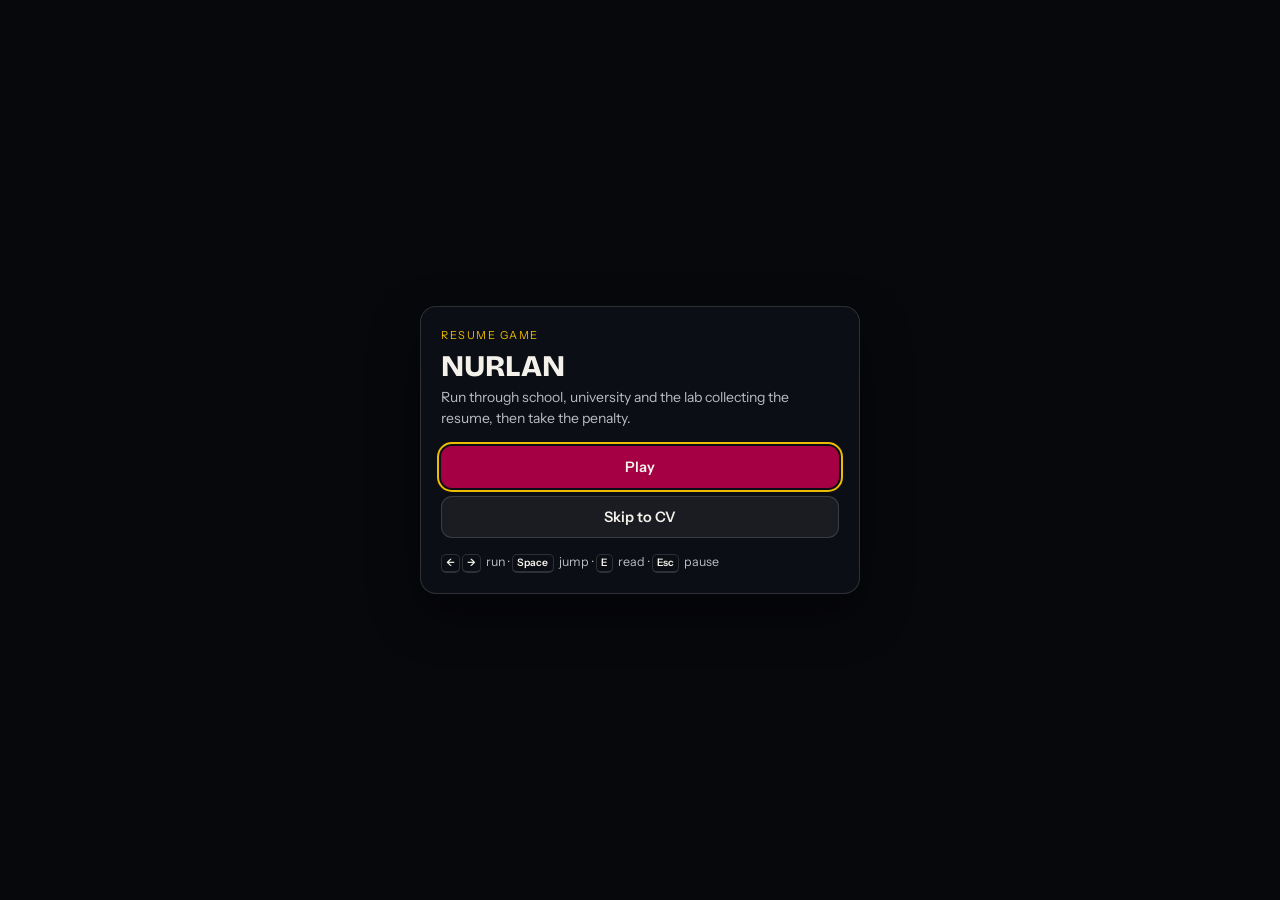
<file: game/index.html>
<!doctype html>
<html lang="en">
<head>
  <meta charset="utf-8">
  <meta name="viewport" content="width=device-width, initial-scale=1, viewport-fit=cover">
  <title>Resume game | Nurlan Aslanzade</title>
  <meta name="description" content="NURLAN runs through four worlds collecting resume items and ends with a penalty.">
  <link rel="icon" href="../assets/images/favicon.svg" type="image/svg+xml">
  <link rel="preconnect" href="https://fonts.googleapis.com">
  <link rel="preconnect" href="https://fonts.gstatic.com" crossorigin>
  <link rel="stylesheet" href="https://fonts.googleapis.com/css2?family=Bricolage+Grotesque:opsz,wght@12..96,500..800&family=Instrument+Sans:ital,wght@0,400..700;1,400&display=swap">
  <link rel="stylesheet" href="./game.css">
</head>
<!-- Embedded in resume-game.html (iframe) and also playable on its own. The stage fills
     the window; keyboard keys are captured only while it has focus. -->
<body class="embed">
  <section id="stage" class="stage" tabindex="0" aria-label="Resume game. Click or press Enter to focus, then use the arrow keys and Space. Escape pauses.">
    <div id="game-wrap" class="game-wrap"></div>
    <div id="hud-root" class="hud-root"></div>
    <div id="touch" class="touch" aria-hidden="true"></div>
  </section>

  <noscript><p class="noscript">The game needs JavaScript. The <a href="../resume-game.html" target="_top">conventional CV</a> works without it.</p></noscript>

  <script src="./lib/phaser.min.js"></script>
  <script type="module" src="./src/main.js"></script>
</body>
</html>
</file>
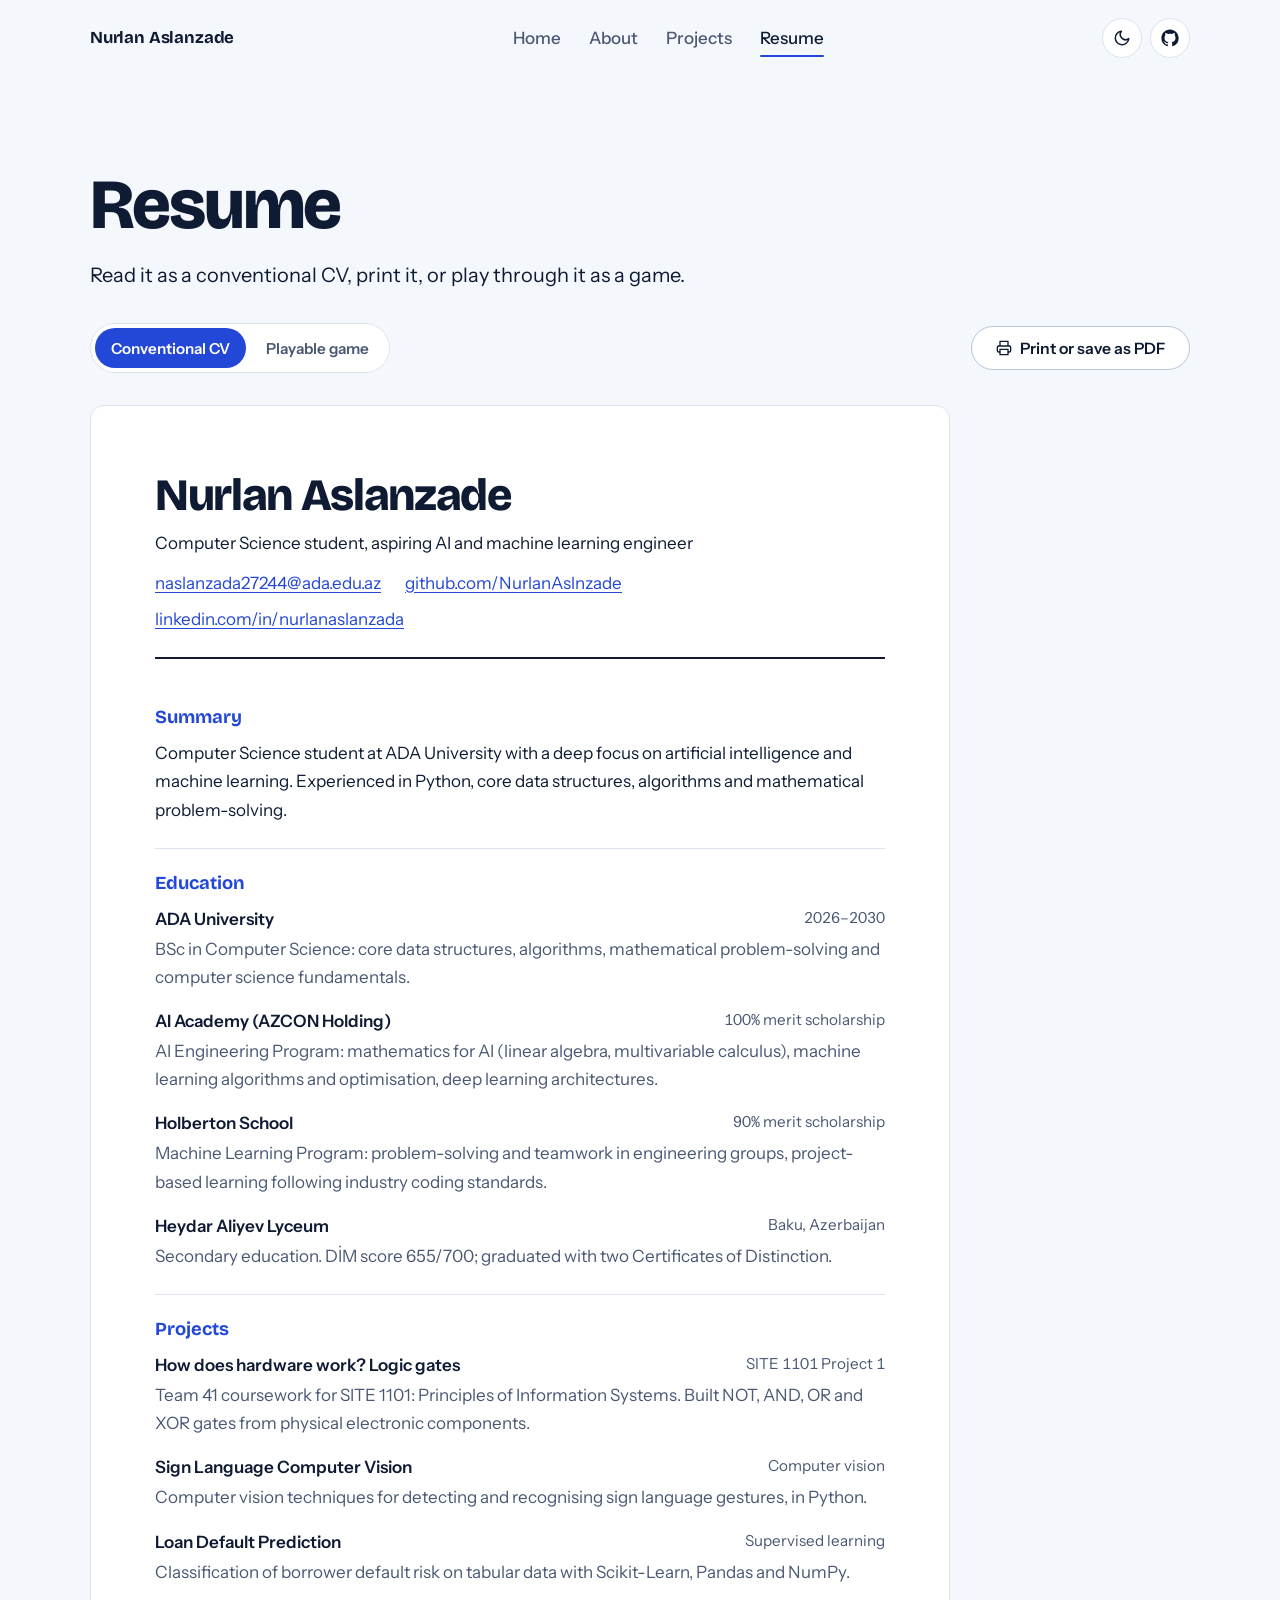
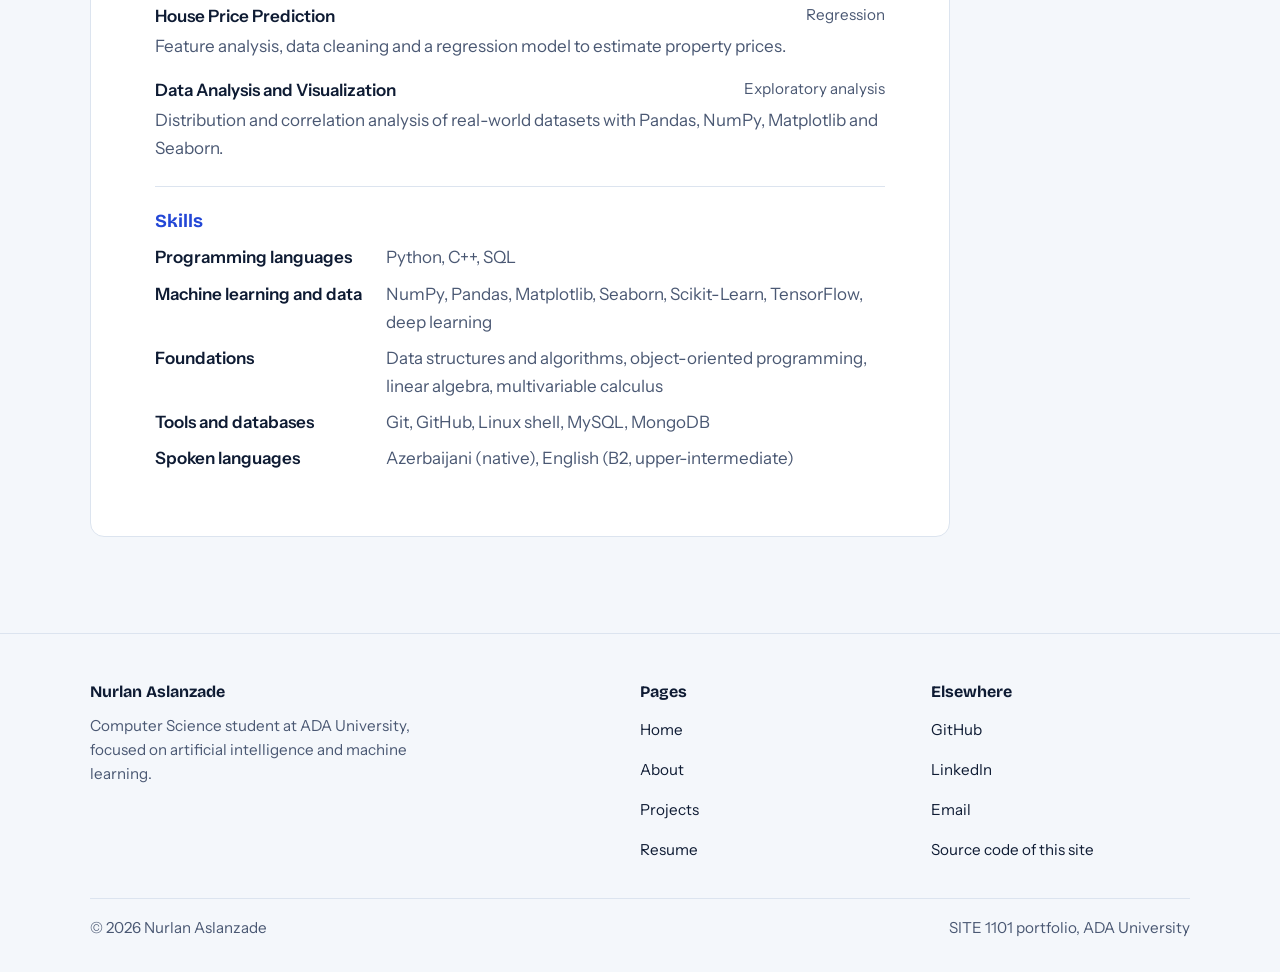
<file: resume-game.html>
<!DOCTYPE html>
<html lang="en">
<head>
  <meta charset="UTF-8">
  <meta name="viewport" content="width=device-width, initial-scale=1.0">
  <meta name="description" content="Resume of Nurlan Aslanzade: a conventional printable CV and a playable resume game.">
  <title>Resume | Nurlan Aslanzade</title>

  <!-- Theme before first paint (no flash), JS flag, page-transition flag -->
  <script>(function(){var r=document.documentElement,s=null;try{s=localStorage.getItem("portfolio_theme_preference")}catch(e){}r.setAttribute("data-theme",s==="dark"?"dark":"light");r.classList.add("js");try{if(sessionStorage.getItem("contour-hero-seen"))r.classList.add("hero-seen")}catch(e){}addEventListener("pagereveal",function(e){var t=e.viewTransition;r.dataset.vt=t?"on":"off";if(t)t.ready.catch(function(){r.dataset.vt="skipped"})})})();</script>
  <!-- Page-transition opt-in must be inline: external CSS can arrive too late on uncached loads -->
  <style>@media (prefers-reduced-motion: no-preference) { @view-transition { navigation: auto; } }</style>
  <link rel="icon" href="./assets/images/favicon.svg" type="image/svg+xml">

  <!-- Fonts: Bricolage Grotesque (headings), Instrument Sans (body) -->
  <link rel="preconnect" href="https://fonts.googleapis.com">
  <link rel="preconnect" href="https://fonts.gstatic.com" crossorigin>
  <link href="https://fonts.googleapis.com/css2?family=Bricolage+Grotesque:opsz,wght@12..96,500..800&family=Instrument+Sans:ital,wght@0,400..700;1,400&display=swap" rel="stylesheet">

  <!-- Core Stylesheets -->
  <link rel="stylesheet" href="./assets/css/variables.css">
  <link rel="stylesheet" href="./assets/css/reset.css">
  <link rel="stylesheet" href="./assets/css/global.css">
  <link rel="stylesheet" href="./assets/css/components.css">
  <link rel="stylesheet" href="./assets/css/responsive.css">
  <link rel="stylesheet" href="./assets/css/motion.css">
  <link rel="stylesheet" href="./assets/css/pages/resume.css">
  <link rel="stylesheet" href="./assets/css/print.css" media="print">

  <script src="./assets/js/core/contour.js" defer></script>
</head>
<body>
  <a href="#main-content" class="skip-link">Skip to main content</a>

  <!-- Global Header -->
  <header class="site-header">
    <div class="wrap">
      <a class="brand" href="./index.html">Nurlan Aslanzade</a>
      <nav id="site-nav" class="site-nav" aria-label="Main">
        <ul class="nav-list">
          <li><a href="./index.html" class="nav-link">Home</a></li>
          <li><a href="./about.html" class="nav-link">About</a></li>
          <li><a href="./projects.html" class="nav-link">Projects</a></li>
          <li><a href="./resume-game.html" class="nav-link" aria-current="page">Resume</a></li>
        </ul>
      </nav>
      <div class="tools">
        <button id="theme-toggle" class="icon-btn" type="button" aria-label="Switch to dark theme"><svg viewBox="0 0 24 24" fill="none" stroke="currentColor" stroke-width="2" stroke-linecap="round" stroke-linejoin="round" aria-hidden="true"><path d="M21 12.8A9 9 0 1 1 11.2 3a7 7 0 0 0 9.8 9.8z"/></svg></button>
        <a class="icon-btn" href="https://github.com/NurlanAslnzade/personal-portfolio" target="_blank" rel="noopener noreferrer" aria-label="Source code on GitHub (opens in a new tab)"><svg viewBox="0 0 24 24" fill="currentColor" aria-hidden="true"><path d="M12 .5C5.65.5.5 5.65.5 12a11.5 11.5 0 0 0 7.86 10.92c.58.1.79-.25.79-.56v-2c-3.2.7-3.87-1.37-3.87-1.37-.52-1.33-1.28-1.68-1.28-1.68-1.04-.71.08-.7.08-.7 1.15.08 1.76 1.18 1.76 1.18 1.03 1.76 2.69 1.25 3.35.96.1-.75.4-1.25.73-1.54-2.55-.29-5.24-1.28-5.24-5.68 0-1.25.45-2.28 1.18-3.08-.12-.29-.51-1.46.11-3.04 0 0 .97-.31 3.17 1.18a11 11 0 0 1 5.77 0c2.2-1.49 3.17-1.18 3.17-1.18.63 1.58.23 2.75.11 3.04.74.8 1.18 1.83 1.18 3.08 0 4.41-2.69 5.38-5.25 5.67.41.36.78 1.06.78 2.14v3.17c0 .31.21.67.8.56A11.5 11.5 0 0 0 23.5 12C23.5 5.65 18.35.5 12 .5Z"/></svg></a>
        <button id="nav-toggle" class="icon-btn menu-btn" type="button" aria-expanded="false" aria-controls="site-nav" aria-label="Open menu">
          <svg viewBox="0 0 24 24" fill="none" stroke="currentColor" stroke-width="2" stroke-linecap="round" aria-hidden="true"><path class="m1" d="M4 7h16"/><path class="m2" d="M4 12h16"/><path class="m3" d="M4 17h16"/></svg>
        </button>
      </div>
    </div>
  </header>

  <!-- Main Content -->
  <main id="main-content" class="contour-main">
    <section class="page-head" aria-labelledby="cv-title">
      <div class="wrap">
        <h1 id="cv-title">Resume</h1>
        <p class="intro">Read it as a conventional CV, print it, or play through it as a game.</p>
      </div>
    </section>

    <div class="wrap resume-body">
      <div class="mode-bar">
        <div class="segmented" role="group" aria-label="Resume view">
          <button type="button" class="mode-toggle-btn" data-mode="conventional" aria-pressed="true" aria-controls="conventional-resume">Conventional CV</button>
          <button type="button" class="mode-toggle-btn" data-mode="neural-path" aria-pressed="false" aria-controls="neural-path-foundation" id="game">Playable game</button>
        </div>
        <button class="btn btn-quiet" type="button" id="print-resume-btn">
          <svg viewBox="0 0 24 24" fill="none" stroke="currentColor" stroke-width="2" stroke-linecap="round" stroke-linejoin="round" aria-hidden="true"><path d="M6 9V2h12v7M6 18H4a2 2 0 0 1-2-2v-5a2 2 0 0 1 2-2h16a2 2 0 0 1 2 2v5a2 2 0 0 1-2 2h-2M6 14h12v8H6z"/></svg>
          Print or save as PDF
        </button>
      </div>

      <article class="cv" id="conventional-resume" aria-labelledby="cv-name">
        <header>
          <h2 id="cv-name">Nurlan Aslanzade</h2>
          <p>Computer Science student, aspiring AI and machine learning engineer</p>
          <div class="links">
            <a href="mailto:naslanzada27244@ada.edu.az">naslanzada27244@ada.edu.az</a>
            <a href="https://github.com/NurlanAslnzade" target="_blank" rel="noopener noreferrer">github.com/NurlanAslnzade<span class="visually-hidden"> (opens in a new tab)</span></a>
            <a href="https://linkedin.com/in/nurlanaslanzada/" target="_blank" rel="noopener noreferrer">linkedin.com/in/nurlanaslanzada<span class="visually-hidden"> (opens in a new tab)</span></a>
          </div>
        </header>
        <section aria-labelledby="cv-sum">
          <h3 id="cv-sum">Summary</h3>
          <p class="summary">Computer Science student at ADA University with a deep focus on artificial intelligence and machine learning. Experienced in Python, core data structures, algorithms and mathematical problem-solving.</p>
        </section>
        <section aria-labelledby="cv-edu">
          <h3 id="cv-edu">Education</h3>
          <div class="entry"><b>ADA University</b><span class="when">2026–2030</span><p>BSc in Computer Science: core data structures, algorithms, mathematical problem-solving and computer science fundamentals.</p></div>
          <div class="entry"><b>AI Academy (AZCON Holding)</b><span class="when">100% merit scholarship</span><p>AI Engineering Program: mathematics for AI (linear algebra, multivariable calculus), machine learning algorithms and optimisation, deep learning architectures.</p></div>
          <div class="entry"><b>Holberton School</b><span class="when">90% merit scholarship</span><p>Machine Learning Program: problem-solving and teamwork in engineering groups, project-based learning following industry coding standards.</p></div>
          <div class="entry"><b>Heydar Aliyev Lyceum</b><span class="when">Baku, Azerbaijan</span><p>Secondary education. DİM score 655/700; graduated with two Certificates of Distinction.</p></div>
        </section>
        <section aria-labelledby="cv-proj">
          <h3 id="cv-proj">Projects</h3>
          <div class="entry"><b>How does hardware work? Logic gates</b><span class="when">SITE 1101 Project 1</span><p>Team 41 coursework for SITE 1101: Principles of Information Systems. Built NOT, AND, OR and XOR gates from physical electronic components.</p></div>
          <div class="entry"><b>Sign Language Computer Vision</b><span class="when">Computer vision</span><p>Computer vision techniques for detecting and recognising sign language gestures, in Python.</p></div>
          <div class="entry"><b>Loan Default Prediction</b><span class="when">Supervised learning</span><p>Classification of borrower default risk on tabular data with Scikit-Learn, Pandas and NumPy.</p></div>
          <div class="entry"><b>House Price Prediction</b><span class="when">Regression</span><p>Feature analysis, data cleaning and a regression model to estimate property prices.</p></div>
          <div class="entry"><b>Data Analysis and Visualization</b><span class="when">Exploratory analysis</span><p>Distribution and correlation analysis of real-world datasets with Pandas, NumPy, Matplotlib and Seaborn.</p></div>
        </section>
        <section aria-labelledby="cv-skills">
          <h3 id="cv-skills">Skills</h3>
          <dl>
            <dt>Programming languages</dt><dd>Python, C++, SQL</dd>
            <dt>Machine learning and data</dt><dd>NumPy, Pandas, Matplotlib, Seaborn, Scikit-Learn, TensorFlow, deep learning</dd>
            <dt>Foundations</dt><dd>Data structures and algorithms, object-oriented programming, linear algebra, multivariable calculus</dd>
            <dt>Tools and databases</dt><dd>Git, GitHub, Linux shell, MySQL, MongoDB</dd>
            <dt>Spoken languages</dt><dd>Azerbaijani (native), English (B2, upper-intermediate)</dd>
          </dl>
        </section>
      </article>

      <!-- VIEW 2: Playable resume game (game/). The iframe is created only when this view
           opens and removed when switching back to the CV (assets/js/resume.js). -->
      <section id="neural-path-foundation" style="display: none;" aria-label="Playable resume game">
        <div class="game-frame" data-src="./game/index.html" data-title="Resume game: NURLAN runs through four worlds collecting the resume, then takes a penalty"></div>
        <p class="game-note">Click the game to play: arrow keys or A and D to run, Space to jump, E to read, Esc to pause. <a href="./game/index.html">Open the game on its own page</a></p>
      </section>

    </div>
  </main>

  <!-- Global Footer -->
  <footer class="site-footer">
    <div class="wrap">
      <div class="footer-grid">
        <div>
          <h2>Nurlan Aslanzade</h2>
          <p>Computer Science student at ADA University, focused on artificial intelligence and machine learning.</p>
        </div>
        <div>
          <h2>Pages</h2>
          <ul>
            <li><a href="./index.html">Home</a></li>
            <li><a href="./about.html">About</a></li>
            <li><a href="./projects.html">Projects</a></li>
            <li><a href="./resume-game.html">Resume</a></li>
          </ul>
        </div>
        <div>
          <h2>Elsewhere</h2>
          <ul>
            <li><a href="https://github.com/NurlanAslnzade" target="_blank" rel="noopener noreferrer">GitHub<span class="visually-hidden"> (opens in a new tab)</span></a></li>
            <li><a href="https://linkedin.com/in/nurlanaslanzada/" target="_blank" rel="noopener noreferrer">LinkedIn<span class="visually-hidden"> (opens in a new tab)</span></a></li>
            <li><a href="mailto:naslanzada27244@ada.edu.az">Email</a></li>
            <li><a href="https://github.com/NurlanAslnzade/personal-portfolio" target="_blank" rel="noopener noreferrer">Source code of this site<span class="visually-hidden"> (opens in a new tab)</span></a></li>
          </ul>
        </div>
      </div>
      <div class="footer-base">
        <span>&copy; <span id="current-year">2026</span> Nurlan Aslanzade</span>
        <span>SITE 1101 portfolio, ADA University</span>
      </div>
    </div>
  </footer>

  <!-- Core Scripts -->
  <script type="module" src="./assets/js/main.js"></script>
  <script type="module" src="./assets/js/resume.js"></script>
</body>
</html>
</file>
<file: game/game.css>
/* Resume game: page shell + HUD styles. The page is full-bleed: it fills its window or
   the iframe on resume-game.html. */
:root {
  --bg: #f6f5f1;
  --ink: #16181d;
  --muted: #5b606b;
  --line: #d9d7cf;
  --garnet: #a50044;
  --blue: #1d4fa3;
  --gold: #edbb00;
  --panel: rgba(14, 17, 24, 0.86);
  --panel-line: rgba(255, 255, 255, 0.14);
  --panel-ink: #f3f1ea;
  --panel-muted: #b9bcc6;
  --font-head: "Bricolage Grotesque", system-ui, sans-serif;
  --font-body: "Instrument Sans", system-ui, sans-serif;
  --ease-out: cubic-bezier(0.23, 1, 0.32, 1);
}
* { box-sizing: border-box; }
html { -webkit-text-size-adjust: 100%; height: 100%; }
body {
  margin: 0;
  height: 100%;
  overflow: hidden;              /* the game is the whole page; nothing to scroll */
  background: #07090d;
  color: #f3f1ea;
  font: 16px/1.55 var(--font-body);
}
a { color: inherit; }

/* ---------------------------------------------------------------- stage */
.stage {
  position: relative;
  width: 100%;
  height: 100%;
  display: flex;
  flex-direction: column;
  overflow: hidden;
  background: #07090d;
  outline: none;
  isolation: isolate;
  user-select: none;
  -webkit-user-select: none;
  -webkit-tap-highlight-color: transparent;
}
.stage:focus-visible { box-shadow: inset 0 0 0 3px var(--gold); }   /* inside: the page is full-bleed */
.game-wrap {
  position: relative;
  width: 100%;
  flex: 1;
  min-height: 0;
  display: grid;
  place-items: center;
  overflow: hidden;
  touch-action: none;
}
.game-wrap canvas { display: block; }
.stage:fullscreen { width: 100vw; height: 100vh; }
kbd {
  display: inline-block; min-width: 1.7em; padding: 0 0.4em; margin-right: 2px;
  border: 1px solid var(--panel-line); border-bottom-width: 2px; border-radius: 5px;
  font: 600 0.82em/1.6 var(--font-body); text-align: center;
}
.noscript { text-align: center; padding: 24px; }

/* ---------------------------------------------------------------- HUD */
.hud-root { position: absolute; inset: 0; z-index: 2; pointer-events: none; color: var(--panel-ink); }
.hud-root button, .hud-root a { pointer-events: auto; }
.hud-root [hidden] { display: none !important; }

.hud-top {
  position: absolute; top: 10px; left: 10px; right: 10px;
  display: flex; align-items: center; gap: 8px;
  transition: opacity 220ms var(--ease-out);
}
.hud-top.is-hidden { opacity: 0; }
.chip {
  display: inline-flex; align-items: baseline; gap: 6px;
  padding: 5px 11px; border-radius: 999px;
  background: var(--panel); border: 1px solid var(--panel-line);
  font-size: 13px; line-height: 1.3; white-space: nowrap;
}
.chip b { font: 700 13px/1.3 var(--font-head); }
.chip .muted { color: var(--panel-muted); }
.hud-world { min-width: 0; overflow: hidden; text-overflow: ellipsis; }
.hud-count b { color: var(--gold); font-variant-numeric: tabular-nums; }
.hud-count.bump { animation: bump 380ms var(--ease-out); }
@keyframes bump { 30% { transform: scale(1.16); } }
.spacer { flex: 1; }
.icon-btn {
  width: 36px; height: 36px; display: grid; place-items: center;
  border-radius: 10px; border: 1px solid var(--panel-line);
  background: var(--panel); color: var(--panel-ink); cursor: pointer;
  font: 700 14px/1 var(--font-body);
  transition: transform 140ms var(--ease-out), background-color 180ms;
}
.icon-btn:hover { background: rgba(40, 44, 56, 0.92); }
.icon-btn:active { transform: scale(0.94); }
.icon-btn svg { width: 16px; height: 16px; fill: currentColor; }

/* info card */
.card {
  position: absolute; left: 50%; top: 56px;
  width: min(440px, calc(100% - 20px));
  display: grid; grid-template-columns: 44px 1fr; gap: 4px 12px; align-items: start;
  padding: 12px 14px; border-radius: 14px;
  background: var(--panel); border: 1px solid var(--panel-line);
  box-shadow: 0 12px 30px rgba(0, 0, 0, 0.35);
  transform: translate(-50%, -8px); opacity: 0; visibility: hidden;
  transition: transform 260ms var(--ease-out), opacity 200ms var(--ease-out), visibility 0s 260ms;
}
.card.is-open { transform: translate(-50%, 0); opacity: 1; visibility: visible; transition-delay: 0s; }
.card img { width: 44px; height: 44px; object-fit: contain; grid-row: span 3; image-rendering: auto; }
.card .kicker { font-size: 11px; letter-spacing: 0.08em; text-transform: uppercase; color: var(--gold); }
.card .title { font: 700 16px/1.25 var(--font-head); margin: 0; }
.card .body { font-size: 13.5px; line-height: 1.45; color: var(--panel-muted); margin: 0; }
.card .tags { grid-column: 2; display: flex; flex-wrap: wrap; gap: 4px; margin-top: 4px; }
.card .tags span { font-size: 11.5px; padding: 1px 7px; border-radius: 999px; border: 1px solid var(--panel-line); color: var(--panel-ink); }

.prompt {
  position: absolute; left: 50%; bottom: 18px; transform: translateX(-50%);
  padding: 6px 12px; border-radius: 999px; background: var(--panel); border: 1px solid var(--panel-line);
  font-size: 13px; opacity: 0; transition: opacity 180ms;
}
.prompt.is-on { opacity: 1; }
.prompt kbd { color: var(--panel-ink); border-color: var(--panel-line); }

.title-card {
  position: absolute; left: 50%; top: 36%; transform: translate(-50%, -50%);
  text-align: center; opacity: 0; transition: opacity 400ms var(--ease-out), transform 600ms var(--ease-out);
  text-shadow: 0 2px 16px rgba(0, 0, 0, 0.6);
}
.title-card.is-on { opacity: 1; transform: translate(-50%, -56%); }
.title-card .n { font-size: 12px; letter-spacing: 0.16em; text-transform: uppercase; color: var(--gold); }
.title-card .t { font: 800 clamp(22px, 4.5vw, 44px)/1.05 var(--font-head); }

.banner {
  position: absolute; left: 50%; top: 40%; transform: translate(-50%, -50%) scale(0.6);
  font: 800 clamp(44px, 11vw, 120px)/1 var(--font-head); letter-spacing: 0.02em;
  color: #fff; -webkit-text-stroke: 3px var(--garnet); paint-order: stroke fill;
  text-shadow: 0 6px 0 var(--blue), 0 12px 30px rgba(0, 0, 0, 0.5);
  opacity: 0; transition: opacity 160ms, transform 420ms cubic-bezier(0.34, 1.56, 0.64, 1);
}
.banner.is-on { opacity: 1; transform: translate(-50%, -50%) scale(1); }
.banner.small { font-size: clamp(26px, 6vw, 56px); -webkit-text-stroke-width: 2px; text-shadow: 0 3px 0 var(--blue); }

/* overlays (start, pause, victory, loading) */
.overlay {
  /* flex + margin:auto (not grid centring) so a tall panel scrolls instead of clipping its top */
  position: absolute; inset: 0; display: flex; padding: 12px;
  background: rgba(7, 9, 13, 0.62);
  pointer-events: auto; overflow: auto;
  animation: fade-in 220ms var(--ease-out);
}
@keyframes fade-in { from { opacity: 0; } }
.panel {
  margin: auto;
  width: min(440px, 100%); padding: 20px; border-radius: 16px;
  background: var(--panel); border: 1px solid var(--panel-line);
  box-shadow: 0 20px 50px rgba(0, 0, 0, 0.45);
  animation: rise 260ms var(--ease-out);
}
@keyframes rise { from { transform: translateY(8px); opacity: 0; } }
.panel h2 { font: 800 clamp(22px, 4vw, 30px)/1.1 var(--font-head); margin: 0 0 4px; }
.panel .sub { color: var(--panel-muted); margin: 0 0 16px; font-size: 14px; }
.panel .eyebrow { font-size: 11px; letter-spacing: 0.14em; text-transform: uppercase; color: var(--gold); margin: 0 0 6px; }
.stack { display: grid; gap: 8px; }
.row { display: flex; flex-wrap: wrap; gap: 8px; }
.btn {
  display: inline-flex; align-items: center; justify-content: center; gap: 8px;
  min-height: 42px; padding: 0 16px; border-radius: 11px;
  border: 1px solid var(--panel-line); background: rgba(255, 255, 255, 0.06); color: var(--panel-ink);
  font: 600 14.5px/1 var(--font-body); text-decoration: none; cursor: pointer;
  transition: transform 140ms var(--ease-out), background-color 180ms, border-color 180ms;
}
.btn:hover { background: rgba(255, 255, 255, 0.12); }
.btn:active { transform: scale(0.97); }
.btn:focus-visible, .icon-btn:focus-visible, .aim button:focus-visible { outline: 2px solid var(--gold); outline-offset: 2px; }
.btn.primary { background: var(--garnet); border-color: transparent; }
.btn.primary:hover { background: #bd0a54; }
.btn[disabled] { opacity: 0.4; cursor: not-allowed; }
.btn .hint { color: var(--panel-muted); font-weight: 500; font-size: 12.5px; }
.worlds { display: grid; grid-template-columns: repeat(4, 1fr); gap: 6px; }
.worlds .btn { padding: 0 6px; font-size: 13px; min-height: 38px; }
.worlds .btn[aria-current="true"] { border-color: var(--gold); }
.label { font-size: 12px; color: var(--panel-muted); margin: 8px 0 2px; }
.legend { font-size: 12.5px; color: var(--panel-muted); margin: 14px 0 0; }
.legend kbd { color: var(--panel-ink); border-color: var(--panel-line); }

.loading-bar { height: 8px; border-radius: 99px; background: rgba(255, 255, 255, 0.1); overflow: hidden; margin-top: 12px; }
.loading-bar i { display: block; height: 100%; width: 0; background: linear-gradient(90deg, var(--blue), var(--garnet)); transition: width 160ms linear; }

.stats { display: flex; gap: 10px; margin: 0 0 16px; }
.stats div { flex: 1; padding: 10px; border-radius: 12px; border: 1px solid var(--panel-line); }
.stats b { display: block; font: 800 22px/1.1 var(--font-head); color: var(--gold); font-variant-numeric: tabular-nums; }
.stats span { font-size: 12px; color: var(--panel-muted); }

/* penalty UI */
.penalty-ui {
  position: absolute; left: 50%; bottom: 12px; transform: translateX(-50%);
  width: min(460px, calc(100% - 20px)); padding: 10px 12px; border-radius: 14px;
  background: var(--panel); border: 1px solid var(--panel-line);
  pointer-events: auto; text-align: center;
}
.penalty-ui .msg { font-size: 13.5px; margin: 0 0 8px; min-height: 1.4em; }
.aim { display: grid; grid-template-columns: repeat(3, 1fr) 1.3fr; gap: 6px; }
.aim button {
  min-height: 40px; border-radius: 10px; border: 1px solid var(--panel-line);
  background: rgba(255, 255, 255, 0.06); color: var(--panel-ink); font: 600 13.5px/1 var(--font-body); cursor: pointer;
}
.aim button[aria-pressed="true"] { border-color: var(--gold); background: rgba(237, 187, 0, 0.18); }
.aim .shoot { background: var(--garnet); border-color: transparent; }
.meter { height: 12px; border-radius: 99px; background: rgba(255, 255, 255, 0.1); overflow: hidden; margin-top: 8px; position: relative; }
.meter i { position: absolute; inset: 0 auto 0 0; width: 0; background: linear-gradient(90deg, #3aa66a, var(--gold) 60%, var(--garnet)); }
.penalty-ui.locked .aim button:not(.shoot) { pointer-events: none; opacity: 0.55; }
.penalty-ui.locked .aim button[aria-pressed="true"] { opacity: 1; }
@media (max-width: 520px), (max-height: 480px) {
  .hud-world .muted { display: none; }
  .overlay { padding: 8px; }
  .panel { padding: 14px; }
  .panel h2 { font-size: 21px; }
  .panel .sub { margin-bottom: 10px; font-size: 13px; }
  .stack { gap: 6px; }
  .btn { min-height: 38px; font-size: 14px; }
  .label { margin: 4px 0 0; }
  .stats { margin-bottom: 10px; }
  .stats div { padding: 6px 10px; }
  .stats b { font-size: 17px; }
  .legend { display: none; }
}

/* soft vignette over the canvas */
.vignette { position: absolute; inset: 0; background: radial-gradient(120% 90% at 50% 45%, transparent 60%, rgba(0, 0, 0, 0.32)); }

/* ---------------------------------------------------------------- touch controls */
.touch { display: none; }
.stage.touch-on .touch { display: flex; }
.touch {
  position: absolute; left: 0; right: 0; bottom: 0; z-index: 1;
  justify-content: space-between; align-items: flex-end;
  padding: 10px max(12px, env(safe-area-inset-right)) max(10px, env(safe-area-inset-bottom)) max(12px, env(safe-area-inset-left));
  pointer-events: none;
}
.touch .pad { display: flex; gap: 10px; pointer-events: auto; }
.tbtn {
  width: 62px; height: 62px; border-radius: 50%;
  display: grid; place-items: center;
  background: rgba(14, 17, 24, 0.55); border: 1.5px solid rgba(255, 255, 255, 0.28);
  color: #fff; font: 700 15px/1 var(--font-body);
  touch-action: none; -webkit-user-select: none; user-select: none;
  transition: transform 90ms, background-color 90ms;
}
.tbtn svg { width: 22px; height: 22px; fill: currentColor; }
.tbtn.is-down { transform: scale(0.92); background: rgba(165, 0, 68, 0.7); }
.tbtn.jump { width: 74px; height: 74px; }
.tbtn.act[hidden] { display: none; }
.stage:not([data-mode="world"]) .touch .pad,
.stage[data-overlay] .touch .pad { visibility: hidden; }
/* portrait phones: controls sit in their own bar below the picture */
@media (max-aspect-ratio: 1/1) {
  .stage.touch-on .touch { position: static; background: #0d1016; }
  .stage.touch-on .prompt { bottom: 8px; }
}

@media (prefers-reduced-motion: reduce) {
  *, *::before, *::after { animation-duration: 1ms !important; transition-duration: 1ms !important; }
}
</file>
<file: assets/css/variables.css>
/**
 * variables.css - Design Tokens (Contour design system)
 * Personal Portfolio - Nurlan Aslanzade (SITE 1101)
 *
 * 1. Contour tokens: the source of truth for new work (M3 onward).
 * 2. Legacy aliases: the pre-Contour token names, mapped onto Contour values so
 *    existing page content keeps rendering until each page migrates in M4–M7.
 *
 * Light is the default for new visitors (Milestone 1); [data-theme="dark"] overrides.
 * Contrast (WCAG): ink 15.98:1, muted 6.66:1, accent 6.64:1 on --bg (light);
 * ink 15.59:1, muted 7.73:1, accent 7.88:1 on --bg (dark).
 */

:root {
  /* ---------- 1. Contour: colour (light) ---------- */
  --bg: #F4F7FB;
  --surface: #FFFFFF;
  --ink: #0E1B33;
  --muted: #4A5873;
  --rule: #DCE4EF;
  --rule-strong: #B9C6D8;
  --contour: #B7C6DD;
  --accent: #2347D6;
  --accent-ink: #FFFFFF;
  --marker: #B8700E;            /* 3.64:1 on --bg; graphics only, never text */
  --marker-tint: rgba(184, 112, 14, 0.14);
  --band-bg: #0E1B33;
  --band-ink: #E6EDF8;
  --band-muted: #AEBBD1;
  --band-accent: #8CA6FF;
  --band-accent-ink: #0A1428;
  --band-contour: #24395E;

  /* ---------- Contour: type ---------- */
  --display: "Bricolage Grotesque", system-ui, sans-serif;
  --body: "Instrument Sans", system-ui, sans-serif;
  --t-small: 0.875rem;
  --t-body: 1.0625rem;
  --t-lead: 1.25rem;
  --t-h2: clamp(1.9rem, 3.2vw, 2.6rem);
  --t-h1: clamp(2.6rem, 6vw, 4.4rem);
  --t-hero: clamp(3rem, 8vw, 6rem);
  --measure: 68ch;

  /* ---------- Contour: spacing (4px base) ---------- */
  --s-1: 4px; --s-2: 8px; --s-3: 12px; --s-4: 16px; --s-5: 24px;
  --s-6: 32px; --s-7: 48px; --s-8: 64px; --s-9: 96px; --s-10: 128px;
  --section: clamp(var(--s-8), 9vw, var(--s-9));

  /* ---------- Contour: layout ---------- */
  --wrap: 1180px;
  --gutter: clamp(16px, 4vw, 40px);
  --radius: 14px;
  --radius-sm: 8px;

  /* ---------- Contour: motion (one system for every animation) ---------- */
  --ease-out: cubic-bezier(0.23, 1, 0.32, 1);      /* entering, feedback */
  --ease-in-out: cubic-bezier(0.77, 0, 0.175, 1);  /* on-screen movement */
  --ease-soft: cubic-bezier(0.33, 1, 0.68, 1);     /* gentle ease-out for whole-page fades */
  --press: 140ms;        /* button press: stays quick */
  --hover: 260ms;        /* hover, underline in */
  --exit: 200ms;         /* anything leaving: faster than it arrived */
  --ui: 320ms;           /* menus, icon swaps */
  --color: 400ms;        /* theme colour change */
  --page-out: 260ms;     /* view transition, old page */
  --page-in: 500ms;      /* view transition, new page */
  --enter: 700ms;        /* page-load entrance, above the fold */
  --enter-shift: 10px;
  --reveal: 850ms;       /* scroll reveal (contour.js REVEAL_MS mirrors this) */
  --reveal-shift: 16px;
  --hero: 2200ms;        /* the one long, first-view moment (Home, M4) */

  /* ---------- 2. Legacy aliases (pre-Contour names) ---------- */
  --color-bg: var(--bg);
  --color-surface: var(--surface);
  --color-surface-elevated: #EEF3F9;
  --color-surface-hover: #E3EAF3;
  --color-border: var(--rule);
  --color-border-hover: var(--rule-strong);
  --color-text-primary: var(--ink);
  --color-text-secondary: var(--muted);
  --color-text-muted: var(--muted);
  --color-accent: var(--accent);
  --color-accent-hover: #1C3AB8;
  --color-accent-subtle: rgba(35, 71, 214, 0.08);
  --color-accent-glow: rgba(35, 71, 214, 0.15);
  /* Milestone 1 AA-calibrated values, unchanged */
  --color-cyan: #0E7490;
  --color-cyan-subtle: rgba(14, 116, 144, 0.06);  /* 0.08 → 0.06 keeps #0E7490 text ≥4.5:1 on the Contour --bg */
  --color-success: #047857;
  --color-success-subtle: rgba(4, 120, 87, 0.08);
  --color-warning: #B45309;
  --color-warning-subtle: rgba(180, 83, 9, 0.08);

  --font-sans: var(--body);
  --font-mono: ui-monospace, SFMono-Regular, "SF Mono", Menlo, Consolas, "Liberation Mono", monospace;
  --font-size-xs: 0.75rem;
  --font-size-sm: 0.875rem;
  --font-size-base: 1rem;
  --font-size-lg: 1.125rem;
  --font-size-xl: 1.25rem;
  --font-size-2xl: 1.5rem;
  --font-size-3xl: 1.875rem;
  --font-size-hero: clamp(2rem, 4vw + 1rem, 3.25rem);
  --line-height-tight: 1.25;
  --line-height-normal: 1.6;
  --line-height-relaxed: 1.75;

  --space-1: 0.25rem;
  --space-2: 0.5rem;
  --space-3: 0.75rem;
  --space-4: 1rem;
  --space-5: 1.25rem;
  --space-6: 1.5rem;
  --space-8: 2rem;
  --space-10: 2.5rem;
  --space-12: 3rem;
  --space-16: 4rem;

  --container-max-width: 1140px;
  --container-narrow-width: 800px;
  --header-height: 4.5rem;

  --radius-md: 8px;
  --radius-lg: 12px;
  --radius-full: 9999px;

  --shadow-sm: 0 1px 2px 0 rgba(14, 27, 51, 0.05);
  --shadow-md: 0 4px 6px -1px rgba(14, 27, 51, 0.08), 0 2px 4px -2px rgba(14, 27, 51, 0.04);
  --shadow-lg: 0 10px 15px -3px rgba(14, 27, 51, 0.1), 0 4px 6px -4px rgba(14, 27, 51, 0.05);

  --ease-spring: var(--ease-out);
  --duration-interactive: var(--hover);
  --transition-fast: 150ms ease;
  --transition-normal: 250ms ease;

  --focus-ring: 2px solid var(--accent);
  --focus-ring-offset: 3px;

  color-scheme: light;
}

/* Dark theme override */
[data-theme="dark"] {
  --bg: #0A1428;
  --surface: #101D36;
  --ink: #E6EDF8;
  --muted: #9AA9C3;
  --rule: #1D2E4D;
  --rule-strong: #2E4570;
  --contour: #26406A;
  --accent: #8CA6FF;
  --accent-ink: #0A1428;
  --marker: #F2B950;
  --marker-tint: rgba(242, 185, 80, 0.16);
  --band-bg: #13213D;
  --band-ink: #E6EDF8;
  --band-muted: #A7B5CC;
  --band-accent: #8CA6FF;
  --band-accent-ink: #0A1428;
  --band-contour: #26406A;

  /* legacy aliases with literal values */
  --color-surface-elevated: #16274A;
  --color-surface-hover: #1D2E4D;
  --color-accent-hover: #A9BDFF;
  --color-accent-subtle: rgba(140, 166, 255, 0.12);
  --color-accent-glow: rgba(140, 166, 255, 0.25);
  --color-cyan: #06B6D4;
  --color-cyan-subtle: rgba(6, 182, 212, 0.12);
  --color-success: #10B981;
  --color-success-subtle: rgba(16, 185, 129, 0.12);
  --color-warning: #F59E0B;
  --color-warning-subtle: rgba(245, 158, 11, 0.12);
  --shadow-sm: 0 1px 2px 0 rgba(0, 0, 0, 0.3);
  --shadow-md: 0 4px 6px -1px rgba(0, 0, 0, 0.4), 0 2px 4px -2px rgba(0, 0, 0, 0.3);
  --shadow-lg: 0 10px 15px -3px rgba(0, 0, 0, 0.5), 0 4px 6px -4px rgba(0, 0, 0, 0.4);

  color-scheme: dark;
}
</file>
<file: assets/css/global.css>
/**
 * global.css - Base, layout shell, header, navigation and footer (Contour)
 *
 * The game view (#neural-path-foundation) holds the game iframe (game/, styled by
 * game/game.css); base heading rules below exclude it on purpose.
 */

/* ---------- Base ---------- */
body {
  font-family: var(--body);
  font-size: var(--t-body);
  line-height: 1.65;
  background-color: var(--bg);
  color: var(--ink);
  text-rendering: optimizeLegibility;
}

/* Headings: Contour display face everywhere except inside the game */
h1, h2, h3, h4, h5, h6 {
  color: var(--color-text-primary);
  line-height: var(--line-height-tight);
  font-weight: 700;
  letter-spacing: -0.02em;
}
:where(h1, h2, h3, h4, h5, h6):where(:not(#neural-path-foundation *)) {
  font-family: var(--display);
  text-wrap: balance;
}

h1 { font-size: var(--font-size-3xl); }
h2 { font-size: var(--font-size-2xl); }
h3 { font-size: var(--font-size-xl); }
h4 { font-size: var(--font-size-lg); }

p {
  color: var(--color-text-secondary);
  line-height: var(--line-height-normal);
}

code, pre { font-family: var(--font-mono); }

/* Browser surfaces carry the palette (A7) */
::selection { background: color-mix(in srgb, var(--accent) 24%, transparent); color: var(--ink); }
html { scrollbar-color: var(--rule-strong) var(--bg); }

/* Numbers that sit side by side use tabular lining figures (A9) */
.tag, .meta, time { font-variant-numeric: lining-nums tabular-nums; }

.visually-hidden {
  position: absolute !important;
  width: 1px; height: 1px;
  overflow: hidden;
  clip: rect(0 0 0 0);
  white-space: nowrap;
}

/* ---------- Skip link ---------- */
.skip-link {
  position: absolute;
  left: var(--s-2);
  top: -100px;
  z-index: 1000;
  background: var(--accent);
  color: var(--accent-ink);
  padding: var(--s-2) var(--s-3);
  border-radius: var(--radius-sm);
  font-weight: 600;
}
.skip-link:focus { top: var(--s-2); }

/* ---------- Layout ---------- */
.wrap {
  max-width: var(--wrap);
  margin: 0 auto;
  padding: 0 var(--gutter);
}

.container {
  width: 100%;
  max-width: var(--container-max-width);
  margin-left: auto;
  margin-right: auto;
  padding-left: var(--space-4);
  padding-right: var(--space-4);
}

.container-narrow { max-width: var(--container-narrow-width); }

.page-main {
  min-height: calc(100vh - var(--header-height) - 180px);
  padding-top: var(--space-8);
  padding-bottom: var(--space-16);
}

/* ---------- Header ---------- */
.site-header { position: relative; z-index: 20; }
.site-header .wrap {
  display: flex;
  align-items: center;
  justify-content: space-between;
  gap: var(--s-4);
  padding-top: var(--s-4);
  padding-bottom: var(--s-4);
}
.brand {
  font: 700 1.05rem/1 var(--display);
  color: var(--ink);
  letter-spacing: -0.01em;
  padding: var(--s-2) 0;
}

.nav-list { list-style: none; display: flex; gap: var(--s-1); }
.nav-list a {
  display: block;
  padding: var(--s-2) var(--s-3);
  border-radius: 999px;
  color: var(--muted);
  font-weight: 500;
}
.nav-list a[aria-current="page"] { color: var(--ink); }
@media (hover: hover) and (pointer: fine) { .nav-list a:hover { color: var(--ink); } }

.tools { display: flex; gap: var(--s-2); }
.icon-btn {
  width: 40px;
  height: 40px;
  display: inline-grid;
  place-items: center;
  border-radius: 999px;
  border: 1px solid var(--rule);
  background: var(--surface);
  color: var(--ink);
  cursor: pointer;
}
@media (hover: hover) and (pointer: fine) { .icon-btn:hover { border-color: var(--accent); } }
.icon-btn svg { width: 18px; height: 18px; }
.menu-btn { display: none; }
/* The theme toggle needs JavaScript; without it, it is not offered */
html:not(.js) #theme-toggle { display: none; }

/* ---------- Footer ---------- */
.site-footer {
  border-top: 1px solid var(--rule);
  padding: var(--s-7) 0 var(--s-6);
  font-size: 0.95rem;
}
.footer-grid {
  display: grid;
  grid-template-columns: minmax(0, 2fr) minmax(0, 1fr) minmax(0, 1fr);
  gap: var(--s-6);
}
.footer-grid h2 {
  font-size: 1rem;
  font-weight: 700;
  margin-bottom: var(--s-3);
  letter-spacing: 0;
}
.footer-grid p { color: var(--muted); max-width: 36ch; }
.footer-grid ul { list-style: none; display: grid; gap: var(--s-2); }
.footer-grid a {
  color: var(--ink);
  display: inline-flex;
  align-items: center;
  min-height: 32px;            /* A10 */
}
@media (hover: hover) and (pointer: fine) {
  .footer-grid a:hover { color: var(--accent); text-decoration: underline; text-underline-offset: 3px; }
}
.footer-base {
  margin-top: var(--s-6);
  padding-top: var(--s-4);
  border-top: 1px solid var(--rule);
  color: var(--muted);
  display: flex;
  flex-wrap: wrap;
  justify-content: space-between;
  gap: var(--s-3);
}
</file>
<file: assets/css/components.css>
/**
 * components.css - Reusable UI Components
 */

/* Buttons (Contour). Transitions and press/hover motion live in motion.css. */
.btn {
  display: inline-flex;
  align-items: center;
  justify-content: center;
  gap: var(--s-2);
  min-height: 44px;
  padding: var(--s-3) var(--s-5);
  font: 600 0.98rem/1 var(--body);
  border-radius: 999px;
  border: 1px solid transparent;
  text-decoration: none;
  cursor: pointer;
  white-space: nowrap;
}

.btn svg { width: 16px; height: 16px; flex: none; }

.btn-primary {
  background-color: var(--accent);
  color: var(--accent-ink);
}

/* Quiet buttons. .btn-secondary and .btn-outline are pre-Contour names kept for
   existing page content; they share the quiet style. */
.btn-quiet,
.btn-secondary,
.btn-outline {
  background-color: var(--surface);
  border-color: var(--rule-strong);
  color: var(--ink);
}

@media (hover: hover) and (pointer: fine) {
  .btn-primary:hover { background-color: color-mix(in srgb, var(--accent) 88%, var(--ink)); }
  .btn-quiet:hover,
  .btn-secondary:hover,
  .btn-outline:hover { border-color: var(--accent); }
}

.btn-sm {
  min-height: 36px;
  padding: var(--s-2) var(--s-4);
  font-size: var(--font-size-sm);
}

/* Badges & Pills */
.badge {
  display: inline-flex;
  align-items: center;
  gap: var(--space-1);
  padding: 0.2rem 0.6rem;
  border-radius: var(--radius-full);
  font-size: var(--font-size-xs);
  font-weight: 600;
  font-family: var(--font-mono);
  text-transform: uppercase;
  letter-spacing: 0.04em;
  background-color: var(--color-surface-elevated);
  color: var(--color-text-secondary);
  border: 1px solid var(--color-border);
}

.badge-accent {
  background-color: var(--color-accent-subtle);
  color: var(--color-accent);
  border-color: rgba(99, 102, 241, 0.3);
}

.badge-cyan {
  background-color: var(--color-cyan-subtle);
  color: var(--color-cyan);
  border-color: rgba(6, 182, 212, 0.3);
}

.badge-success {
  background-color: var(--color-success-subtle);
  color: var(--color-success);
  border-color: rgba(16, 185, 129, 0.3);
}

.badge-warning {
  background-color: var(--color-warning-subtle);
  color: var(--color-warning);
  border-color: rgba(245, 158, 11, 0.3);
}

/* Cards */
.card {
  background-color: var(--color-surface);
  border: 1px solid var(--color-border);
  border-radius: var(--radius-lg);
  padding: var(--space-6);
  transition: transform var(--transition-fast), border-color var(--transition-fast), box-shadow var(--transition-fast);
}

.card:hover {
  border-color: var(--color-border-hover);
  box-shadow: var(--shadow-md);
}

/* Section Header Structure */
.section-header {
  margin-bottom: var(--space-8);
}

.section-tag {
  display: inline-block;
  font-size: var(--font-size-xs);
  font-family: var(--font-mono);
  font-weight: 600;
  text-transform: uppercase;
  letter-spacing: 0.08em;
  color: var(--color-accent);
  margin-bottom: var(--space-2);
}

.section-title {
  font-size: var(--font-size-2xl);
  margin-bottom: var(--space-2);
}

.section-desc {
  font-size: var(--font-size-base);
  color: var(--color-text-secondary);
  max-width: 680px;
}

/* Information / Notice Box */
.notice-box {
  background-color: var(--color-surface-elevated);
  border-left: 3px solid var(--color-accent);
  padding: var(--space-4) var(--space-5);
  border-radius: 0 var(--radius-md) var(--radius-md) 0;
  margin-bottom: var(--space-6);
  font-size: var(--font-size-sm);
  color: var(--color-text-secondary);
}

.notice-box strong {
  color: var(--color-text-primary);
}

/* Tag Lists */
.tag-list {
  display: flex;
  flex-wrap: wrap;
  gap: var(--space-2);
}

.tech-tag {
  display: inline-flex;
  align-items: center;
  padding: 0.15rem 0.5rem;
  border-radius: var(--radius-sm);
  background-color: var(--color-surface-elevated);
  color: var(--color-text-muted);
  font-size: var(--font-size-xs);
  font-family: var(--font-mono);
  border: 1px solid var(--color-border);
}

/* Profile Photo Container (About Page) */
.profile-card-header {
  display: flex;
  align-items: flex-start;
  gap: var(--space-6);
  flex-wrap: wrap;
  margin-bottom: var(--space-6);
}

.profile-avatar-frame {
  position: relative;
  width: 140px;
  height: 140px;
  border-radius: var(--radius-lg);
  overflow: hidden;
  background-color: var(--color-surface-elevated);
  border: 2px solid var(--color-border);
  box-shadow: var(--shadow-md);
  flex-shrink: 0;
  display: flex;
  align-items: center;
  justify-content: center;
}

.profile-avatar-img {
  width: 100%;
  height: 100%;
  object-fit: cover;
  display: none; /* Displayed via onload script if image loads successfully */
}

.profile-avatar-monogram {
  width: 100%;
  height: 100%;
  display: flex;
  flex-direction: column;
  align-items: center;
  justify-content: center;
  background: linear-gradient(135deg, var(--color-surface-elevated), var(--color-surface-hover));
  color: var(--color-accent);
  font-family: var(--font-mono);
  font-weight: 800;
  font-size: 2.25rem;
  letter-spacing: -0.05em;
  user-select: none;
}

.profile-avatar-caption {
  font-size: 0.65rem;
  font-family: var(--font-mono);
  color: var(--color-text-muted);
  text-transform: uppercase;
  letter-spacing: 0.05em;
  margin-top: var(--space-1);
}

/* Project Media & Screenshot Containers */
.project-media-frame {
  width: 100%;
  aspect-ratio: 16 / 9;
  background-color: var(--color-surface-elevated);
  border: 1px solid var(--color-border);
  border-radius: var(--radius-md);
  overflow: hidden;
  margin-bottom: var(--space-4);
  position: relative;
  display: flex;
  align-items: center;
  justify-content: center;
}

.project-media-img {
  width: 100%;
  height: 100%;
  object-fit: cover;
  display: none;
}

.project-media-placeholder {
  width: 100%;
  height: 100%;
  display: flex;
  flex-direction: column;
  align-items: center;
  justify-content: center;
  gap: var(--space-2);
  padding: var(--space-4);
  text-align: center;
  color: var(--color-text-muted);
  background: linear-gradient(180deg, var(--color-surface-elevated), rgba(17, 24, 39, 0.6));
}

.project-media-placeholder svg {
  color: var(--color-text-secondary);
  opacity: 0.7;
}

.project-media-label {
  font-size: var(--font-size-xs);
  font-family: var(--font-mono);
  color: var(--color-text-secondary);
  font-weight: 600;
}

.project-media-subtext {
  font-size: 0.7rem;
  color: var(--color-text-muted);
}

/* Responsive Video Embed Container */
.video-embed-container {
  position: relative;
  width: 100%;
  padding-bottom: 56.25%; /* 16:9 Aspect Ratio */
  height: 0;
  overflow: hidden;
  border-radius: var(--radius-md);
  margin-top: var(--space-4);
  margin-bottom: var(--space-4);
  border: 1px solid var(--color-border);
  background-color: #000000;
}

.video-embed-container iframe {
  position: absolute;
  top: 0;
  left: 0;
  width: 100%;
  height: 100%;
  border: 0;
}

/* Coursework Card Specifics */
.card-coursework-primary {
  border-left: 3px solid var(--color-accent);
}

.card-coursework-pending {
  border-style: dashed;
  background-color: rgba(17, 24, 39, 0.4);
}

/* Layout Section Spacing */
.section-divider {
  border: 0;
  height: 1px;
  background: var(--color-border);
  margin: var(--space-12) 0;
}

/* ---------- Contour shared components (used from M4 onward) ---------- */

/* Tag: a fact attached to an entry (e.g. a scholarship or score) */
.tag {
  display: inline-block;
  margin-top: var(--s-2);
  padding: 2px 10px;
  border-radius: 999px;
  background: var(--marker-tint);
  font-size: 0.92rem;
  color: var(--ink);
}

/* Chip: a short status or attribute label */
.chip {
  display: inline-flex;
  align-items: center;
  gap: 6px;
  padding: 3px 10px;
  border-radius: 999px;
  font-size: var(--t-small);
  font-weight: 600;
  background: var(--bg);
  border: 1px solid var(--rule-strong);
  color: var(--ink);
}
.chip.done::before { content: ""; width: 8px; height: 8px; border-radius: 50%; background: var(--marker); }

/* Profile photo slot: assets/images/profile.jpg over an initials fallback */
.photo {
  --size: 176px;
  position: relative;
  width: var(--size);
  height: var(--size);
  border-radius: 50%;
  overflow: hidden;
  background: var(--surface);
  border: 3px solid var(--marker);
  box-shadow: 0 0 0 8px var(--bg);
  flex: none;
}
.photo .fallback { position: absolute; inset: 0; display: grid; place-items: center; background: var(--surface); }
.photo .fallback span { font: 800 calc(var(--size) * 0.3)/1 var(--display); color: var(--accent); letter-spacing: -0.03em; }
.photo img { position: absolute; inset: 0; width: 100%; height: 100%; object-fit: cover; }
</file>
<file: assets/css/responsive.css>
/**
 * responsive.css - Breakpoints for the shared shell (header, nav, footer)
 * Page-level breakpoints arrive with each page's stylesheet in M4–M7.
 */

/* ---------- Mobile navigation (≤760px) ---------- */

/* Without JavaScript (A1): links stay visible and wrap onto their own row */
@media (max-width: 760px) {
  html:not(.js) .site-header .wrap { flex-wrap: wrap; }
  html:not(.js) .site-nav { order: 3; width: 100%; }
  html:not(.js) .nav-list { flex-wrap: wrap; }
}

/* With JavaScript: links collapse behind the menu button (nav.js) */
@media (max-width: 760px) {
  .js .menu-btn { display: inline-grid; }
  .js .site-nav {
    position: absolute;
    left: var(--gutter);
    right: var(--gutter);
    top: calc(100% - var(--s-2));
    background: var(--surface);
    border: 1px solid var(--rule);
    border-radius: var(--radius);
    padding: var(--s-2);
    box-shadow: 0 12px 32px rgba(14, 27, 51, 0.14);
    opacity: 0;
    transform: translateY(-6px) scale(0.98);
    visibility: hidden;
  }
  .js .site-nav.is-open { opacity: 1; transform: none; visibility: visible; }
  .js .nav-list { flex-direction: column; gap: 2px; }
  .js .nav-list a { padding: var(--s-3) var(--s-4); border-radius: var(--radius-sm); font-size: 1.05rem; }
  .js .nav-list a[aria-current="page"] { background: var(--bg); }
}

/* ---------- Footer ---------- */
@media (max-width: 1000px) {
  .footer-grid { grid-template-columns: minmax(0, 1fr) minmax(0, 1fr); }
  .footer-grid > :first-child { grid-column: 1 / -1; }
}
@media (max-width: 720px) {
  .footer-grid a { min-height: 40px; }         /* A10: thumb-sized targets */
}
@media (max-width: 480px) {
  .footer-grid { grid-template-columns: minmax(0, 1fr); }
}
</file>
<file: assets/css/motion.css>
/* =====================================================================
   motion.css - Contour motion layer. Loaded after the other site styles.
   Every value comes from the motion tokens in variables.css.
   Rules: transform + opacity only (colour for theme/focus), named
   properties only, hover gated to real pointers, exits faster than
   entrances, reduced motion = instant states with colour kept.
   The résumé game (#neural-path-foundation) is excluded throughout.
   Sections: 1 page transitions · 2 hero · 3 scroll reveal · 4 focus
             5 nav underline · 6 buttons · 7 mobile menu · 8 theme change
             9 reduced motion · 10 print
   ===================================================================== */

/* ---------- 1. Page transitions (progressive enhancement) ----------
   Cross-document View Transitions: Chromium 126+ and Safari 18.2+, over
   http(s) only. Other browsers ignore this and navigate normally.
   The opt-in itself (@view-transition) is an inline <style> in each page's
   <head>: on uncached loads an external stylesheet can be applied too late
   and the transition is aborted. These rules style the transition. */
.site-header { view-transition-name: site-header; }
::view-transition-group(site-header) { animation: none; }
::view-transition-old(site-header) { display: none; }
::view-transition-new(site-header) { animation: none; }
::view-transition-old(root) { animation: vt-out var(--page-out) var(--ease-soft) both; }
::view-transition-new(root) { animation: vt-in var(--page-in) var(--ease-soft) both; }
@keyframes vt-out { to { opacity: 0; } }
@keyframes vt-in { from { opacity: 0; } }

/* ---------- 2. Hero: the one long moment, once per visit (Home, M4) ---------- */
.js:not(.hero-seen) .hero .c-descent {
  stroke-dasharray: 1; stroke-dashoffset: 1;
  animation: c-draw var(--hero) var(--ease-out) 200ms forwards;
}
@keyframes c-draw { to { stroke-dashoffset: 0; } }

/* ---------- 2b. Page-load entrance: above-the-fold content, every page ----------
   Pure CSS, so it starts with the first paint. Gated on .js (set by the inline
   <head> script) and on motion being allowed: without either, content is simply
   visible. Header never moves. Order: eyebrow, title, text, actions, photo/CV.
   Containers animate, not .btn / .hero-photo, which own their transforms.
   Last item starts at 270ms, so everything is fully in by ~970ms. */
@media (prefers-reduced-motion: no-preference) {
  .js :is(.hero-body, .page-head) .where { --enter-d: 0ms; }
  .js :is(.hero-body, .page-head) h1 { --enter-d: 60ms; }
  .js :is(.hero-body .lede, .page-head .intro) { --enter-d: 130ms; }
  .js :is(.hero-body .actions, .resume-body > .mode-bar) { --enter-d: 200ms; }
  .js :is(.hero .photo, .page-head .photo, .resume-body > .cv) { --enter-d: 270ms; }
  .js :is(.hero-body, .page-head) :is(.where, h1),
  .js :is(.hero-body .lede, .page-head .intro, .hero-body .actions, .hero .photo, .page-head .photo),
  .js .resume-body > :is(.mode-bar, .cv) {
    animation: c-enter var(--enter) var(--ease-out) var(--enter-d) backwards;
  }
}
@keyframes c-enter { from { opacity: 0; transform: translateY(var(--enter-shift)); } }

/* ---------- 3. Scroll reveal ----------
   Active only when contour.js adds .reveal-on (JS ran, IntersectionObserver
   exists, motion allowed). Without it, everything is simply visible. */
.reveal-on [data-reveal] {
  opacity: 0;
  transform: translateY(var(--reveal-shift));
  transition: opacity var(--reveal) var(--ease-out), transform var(--reveal) var(--ease-out);
  transition-delay: var(--d, 0ms);
}
.reveal-on [data-reveal].is-in { opacity: 1; transform: none; }
.reveal-init [data-reveal] { transition: none; }

/* ---------- 4. Focus ring: fades in quickly, never moves ---------- */
:where(a, button):where(:not(#neural-path-foundation *)) {
  outline: 2px solid transparent;
  outline-offset: 3px;
  transition: outline-color 100ms ease;
}
:focus-visible { outline: 2px solid var(--accent); outline-offset: 3px; }

/* ---------- 5. Nav: underline slides in from the left, out to the right ---------- */
@media (min-width: 761px) {
  .nav-list a { position: relative; border-radius: 6px; transition: color var(--hover) ease, outline-color 100ms ease; }
  .nav-list a::after {
    content: ""; position: absolute; left: var(--s-3); right: var(--s-3); bottom: 3px; height: 2px; border-radius: 2px;
    background: var(--ink); transform: scaleX(0); transform-origin: right center;
    transition: transform var(--exit) var(--ease-out);
  }
  .nav-list a[aria-current="page"]::after { background: var(--accent); transform: scaleX(1); }
}
@media (min-width: 761px) and (hover: hover) and (pointer: fine) {
  .nav-list a:hover::after { transform: scaleX(1); transform-origin: left center; transition-duration: var(--hover); }
}

/* ---------- 6. Buttons: 1px lift on hover, press scales down ---------- */
.btn {
  transition: transform var(--press) var(--ease-out), background-color var(--hover) ease,
              border-color var(--hover) ease, color var(--hover) ease, outline-color 100ms ease;
}
.icon-btn, .video-play {
  transition: transform var(--press) var(--ease-out), border-color var(--hover) ease, outline-color 100ms ease;
}
@media (hover: hover) and (pointer: fine) {
  .btn:hover { transform: translateY(-1px); }
}
.btn:active { transform: scale(0.97); }
.icon-btn:active, .video-play:active { transform: scale(0.96); }

/* Cards do not lift on hover: they are not links (decision B5). */

/* ---------- 7. Mobile menu: opens from its button, closes faster ---------- */
@media (max-width: 760px) {
  .js .site-nav {
    transform-origin: top right;
    transition: opacity var(--exit) var(--ease-out), transform var(--exit) var(--ease-out), visibility 0s linear var(--exit);
  }
  .js .site-nav.is-open { transition: opacity var(--ui) var(--ease-out), transform var(--ui) var(--ease-out), visibility 0s; }
}
.menu-btn svg path {
  transform-box: fill-box; transform-origin: center;
  transition: transform var(--ui) var(--ease-in-out), opacity var(--exit) ease;
}
.menu-btn[aria-expanded="true"] .m1 { transform: translateY(5px) rotate(45deg); }
.menu-btn[aria-expanded="true"] .m2 { opacity: 0; }
.menu-btn[aria-expanded="true"] .m3 { transform: translateY(-5px) rotate(-45deg); }

/* ---------- 8. Theme change: colours cross-fade, nothing moves ----------
   theme.js adds .theme-anim for the length of the change only. */
html.theme-anim body,
html.theme-anim body *:not(#neural-path-foundation, #neural-path-foundation *),
html.theme-anim body *:not(#neural-path-foundation, #neural-path-foundation *)::before,
html.theme-anim body *:not(#neural-path-foundation, #neural-path-foundation *)::after {
  transition-property: color, background-color, border-color, fill, stroke, outline-color, text-decoration-color !important;
  transition-duration: var(--color) !important;
  transition-timing-function: ease !important;
  transition-delay: 0s !important;
}

/* ---------- 9. Reduced motion: instant states, colour changes kept ---------- */
@media (prefers-reduced-motion: reduce) {
  html { scroll-behavior: auto; }
  .js .hero .c-descent { animation: none !important; stroke-dashoffset: 0 !important; }
  .reveal-on [data-reveal] { opacity: 1; transform: none; transition: none; }
  .btn:hover, .btn:active, .icon-btn:active, .video-play:active { transform: none; }
  .nav-list a::after { transition: none; }
  .js .site-nav, .js .site-nav.is-open { transform: none !important; transition: visibility 0s, opacity 0s !important; }
  .menu-btn svg path { transition: none; }
}

/* ---------- 10. Print: never print hidden reveal states ---------- */
@media print {
  [data-reveal] { opacity: 1 !important; transform: none !important; }
  .js :is(.hero-body, .page-head, .hero, .resume-body) * { animation: none !important; }
}
</file>
<file: assets/css/pages/resume.css>
/* =====================================================================
   resume.css - Resume page chrome (Contour, M7).
   Ported from prototypes/contour-resume.html + contour/contour.css.
   Styles the page head, the CV/game view switch, the conventional CV and the frame
   that holds the game iframe (the game itself is styled by game/game.css).
   Sections: 1 content base · 2 page head · 3 view switch · 4 CV
             5 no JavaScript · 6 responsive · 7 game view   (print: print.css)
   ===================================================================== */

/* ---------- 1. Content base for Contour pages (same block as home.css) ---------- */
:where(.contour-main) p { color: var(--ink); line-height: inherit; }
:where(.contour-main) :is(h1, h2, h3) { line-height: 1.12; letter-spacing: -0.015em; }
:where(.contour-main) a:where(:not(.btn)) { color: var(--accent); text-decoration: underline; text-underline-offset: 3px; }

/* ---------- 2. Page head ---------- */
.page-head { padding: clamp(var(--s-7), 7vw, var(--s-9)) 0 var(--s-6); position: relative; overflow: hidden; }
.page-head h1 { font-size: var(--t-h1); font-weight: 800; letter-spacing: -0.03em; margin-bottom: var(--s-4); }
.page-head .intro { font-size: var(--t-lead); line-height: 1.55; max-width: 52ch; }
.resume-body { padding-bottom: var(--section); }

/* ---------- 3. View switch: CV or game ----------
   Choosing a view is a colour change only; the panels swap instantly. */
.mode-bar { display: flex; flex-wrap: wrap; justify-content: space-between; align-items: center; gap: var(--s-4); margin-bottom: var(--s-6); }
.segmented { display: inline-flex; padding: 4px; background: var(--surface); border: 1px solid var(--rule); border-radius: 999px; gap: 4px; }
.segmented button {
  min-height: 40px; padding: var(--s-2) var(--s-4); border: 0; border-radius: 999px; background: transparent; color: var(--muted);
  font: 600 0.95rem/1 var(--body); cursor: pointer; white-space: nowrap;
  transition: background-color var(--hover) ease, color var(--hover) ease, transform var(--press) var(--ease-out), outline-color 100ms ease;
}
/* accent-ink on accent: 7.13:1 light, 7.88:1 dark (was white on #8CA6FF, 2.33:1) */
.segmented button[aria-pressed="true"] { background: var(--accent); color: var(--accent-ink); }
.segmented button:active { transform: scale(0.97); }
@media (hover: hover) and (pointer: fine) {
  .segmented button[aria-pressed="false"]:hover { color: var(--ink); }
}
#game { scroll-margin-top: var(--s-5); }
@media (prefers-reduced-motion: reduce) {
  .segmented button:active { transform: none; }   /* colour feedback stays */
}

/* ---------- 4. Conventional CV ---------- */
.cv { background: var(--surface); border: 1px solid var(--rule); border-radius: var(--radius); padding: clamp(var(--s-5), 5vw, var(--s-8)); max-width: 860px; }
.cv > header { padding-bottom: var(--s-5); border-bottom: 2px solid var(--ink); margin-bottom: var(--s-5); }
.cv > header h2 { font-size: clamp(2rem, 4vw, 2.8rem); font-weight: 800; letter-spacing: -0.03em; margin-bottom: var(--s-2); }
.cv .links { display: flex; flex-wrap: wrap; gap: var(--s-2) var(--s-5); margin-top: var(--s-3); }
.cv .links a { overflow-wrap: anywhere; }
.cv section { padding: var(--s-5) 0; border-bottom: 1px solid var(--rule); }
.cv section:last-child { border-bottom: 0; padding-bottom: 0; }
.cv h3 { font-size: 1.15rem; font-weight: 700; margin-bottom: var(--s-3); color: var(--accent); letter-spacing: 0; }
.cv .summary { max-width: var(--measure); }
.cv .entry { display: grid; grid-template-columns: minmax(0, 1fr) auto; gap: 2px var(--s-4); margin-bottom: var(--s-4); }
.cv .entry:last-child { margin-bottom: 0; }
.cv .entry b { font-weight: 600; }
.cv .entry .when { color: var(--muted); font-size: 0.95rem; text-align: right; font-variant-numeric: lining-nums tabular-nums; }
.contour-main .cv .entry p { grid-column: 1 / -1; color: var(--muted); max-width: var(--measure); }
.cv dl { display: grid; grid-template-columns: max-content minmax(0, 1fr); gap: var(--s-2) var(--s-5); margin: 0; }
.cv dt { font-weight: 600; }
.cv dd { margin: 0; color: var(--muted); }

/* ---------- 5. No JavaScript: the CV stays; the switch and print button need JS ---------- */
html:not(.js) .mode-bar { display: none; }

/* ---------- 6. Responsive ---------- */
@media (max-width: 720px) {
  .cv .entry { grid-template-columns: minmax(0, 1fr); }
  .cv .entry .when { text-align: left; }
  .cv dl { grid-template-columns: minmax(0, 1fr); gap: 0; }
  .cv dd { margin-bottom: var(--s-2); }
}
@media (max-width: 420px) {
  .segmented { display: flex; width: 100%; }
  .segmented button { flex: 1; padding-inline: var(--s-2); }
  .mode-bar .btn { width: 100%; }
}

/* ---------- 7. Game view: responsive 16:9 frame for the game iframe ---------- */
.game-frame {
  position: relative;
  width: 100%;
  aspect-ratio: 16 / 9;
  max-height: 85svh;                       /* short laptop screens: keep the whole game in view */
  border: 1px solid var(--rule);
  border-radius: var(--radius);
  overflow: hidden;
  background: #07090d;                     /* the game's own backdrop while it loads */
}
.game-frame iframe { position: absolute; inset: 0; width: 100%; height: 100%; border: 0; display: block; }
/* Phones held upright: a 16:9 frame would be ~190px tall. A taller frame lets the game
   show its picture with the touch controls in their own bar underneath. */
@media (max-width: 600px) and (orientation: portrait) {
  .game-frame { aspect-ratio: 3 / 4; }
}
.contour-main .game-note { margin-top: var(--s-3); color: var(--muted); font-size: 0.95rem; max-width: var(--measure); }
</file>
<file: assets/css/print.css>
/**
 * print.css - Printable CV (Contour, M7). Linked with media="print" on resume-game.html.
 *
 * Prints only the conventional CV, whichever view is on screen: black text on
 * white, Contour typefaces, section headings in the accent blue. The CV already
 * shows its contact URLs as text, so links are not expanded.
 * The game view (#neural-path-foundation, an iframe) is hidden below.
 */

@media print {
  @page { margin: 12mm 14mm; }  /* one page on A4 and US Letter */

  html, body { background: #FFFFFF !important; color: #000000 !important; }
  body { font-size: 10pt; line-height: 1.4; }

  /* Everything except the CV */
  .site-header,
  .site-footer,
  .skip-link,
  .page-head,
  .mode-bar,
  #neural-path-foundation {
    display: none !important;
  }

  /* The CV prints even when the game view is showing */
  #conventional-resume,
  #conventional-resume[hidden] { display: block !important; }

  .resume-body { padding: 0 !important; max-width: none !important; }

  .cv {
    border: 0 !important;
    border-radius: 0 !important;
    padding: 0 !important;
    max-width: none !important;
    background: transparent !important;
  }
  .cv, .cv p, .cv dd, .cv dt, .cv b, .cv .when, .cv a, .cv h2 { color: #000000 !important; }
  .cv .entry p, .cv dd, .cv .when { color: #333333 !important; }

  .cv > header { border-bottom: 1.5pt solid #000000 !important; padding-bottom: 6pt !important; margin-bottom: 4pt !important; }
  .cv > header h2 { font-size: 22pt !important; margin-bottom: 2pt !important; }
  .cv .links { gap: 2pt 14pt !important; margin-top: 4pt !important; }
  .cv a { text-decoration: none !important; }

  .cv section { padding: 6pt 0 !important; border-bottom: 0.75pt solid #BBBBBB !important; }
  .cv section:last-child { border-bottom: 0 !important; }
  .cv h3 { color: #1A36A8 !important; font-size: 12pt !important; margin-bottom: 3pt !important; break-after: avoid; page-break-after: avoid; }

  /* A4 is narrower than the 720px breakpoint: keep the two-column desktop layout */
  .cv .entry { grid-template-columns: minmax(0, 1fr) auto !important; margin-bottom: 5pt !important; break-inside: avoid; page-break-inside: avoid; }
  .cv .entry .when { font-size: 9pt !important; text-align: right !important; }
  .cv dl { grid-template-columns: max-content minmax(0, 1fr) !important; gap: 3pt 14pt !important; }
  .cv dd { margin: 0 !important; }

  /* Never print a half-revealed state */
  [data-reveal] { opacity: 1 !important; transform: none !important; }
}
</file>
